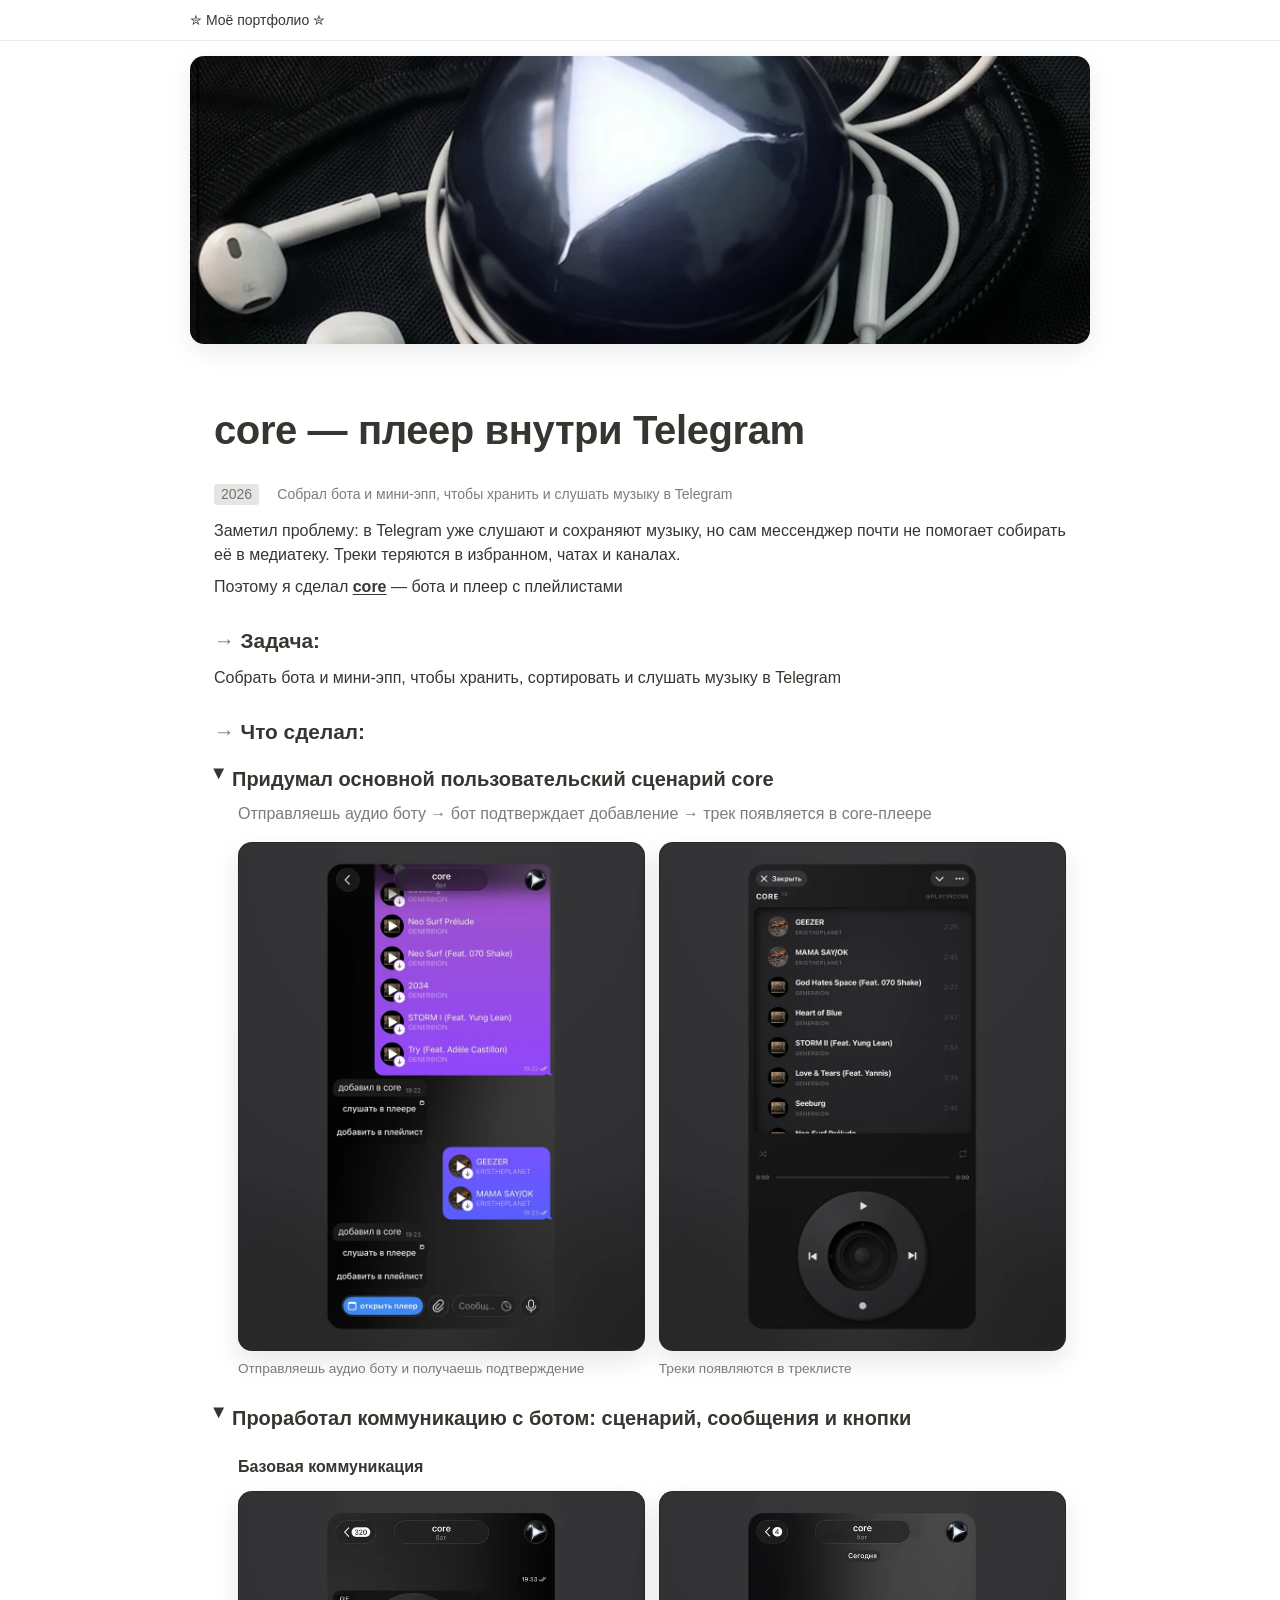
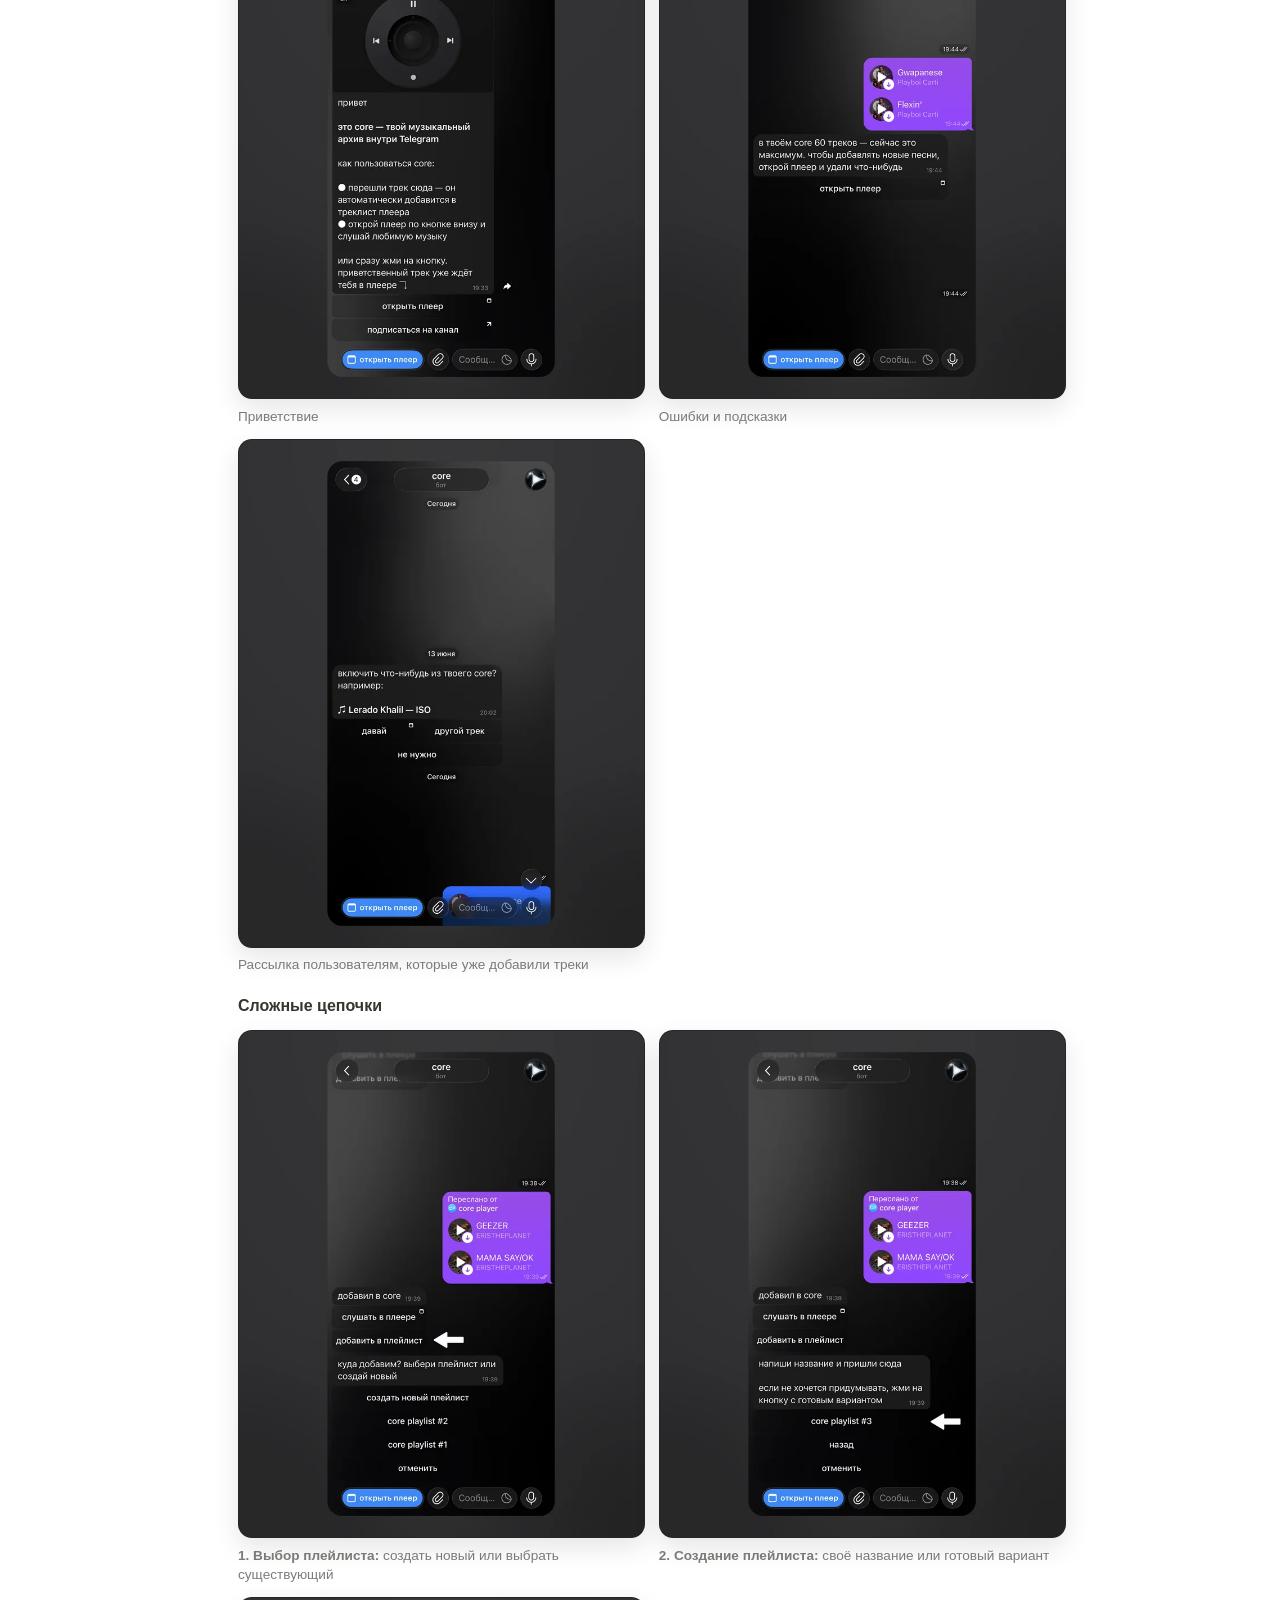
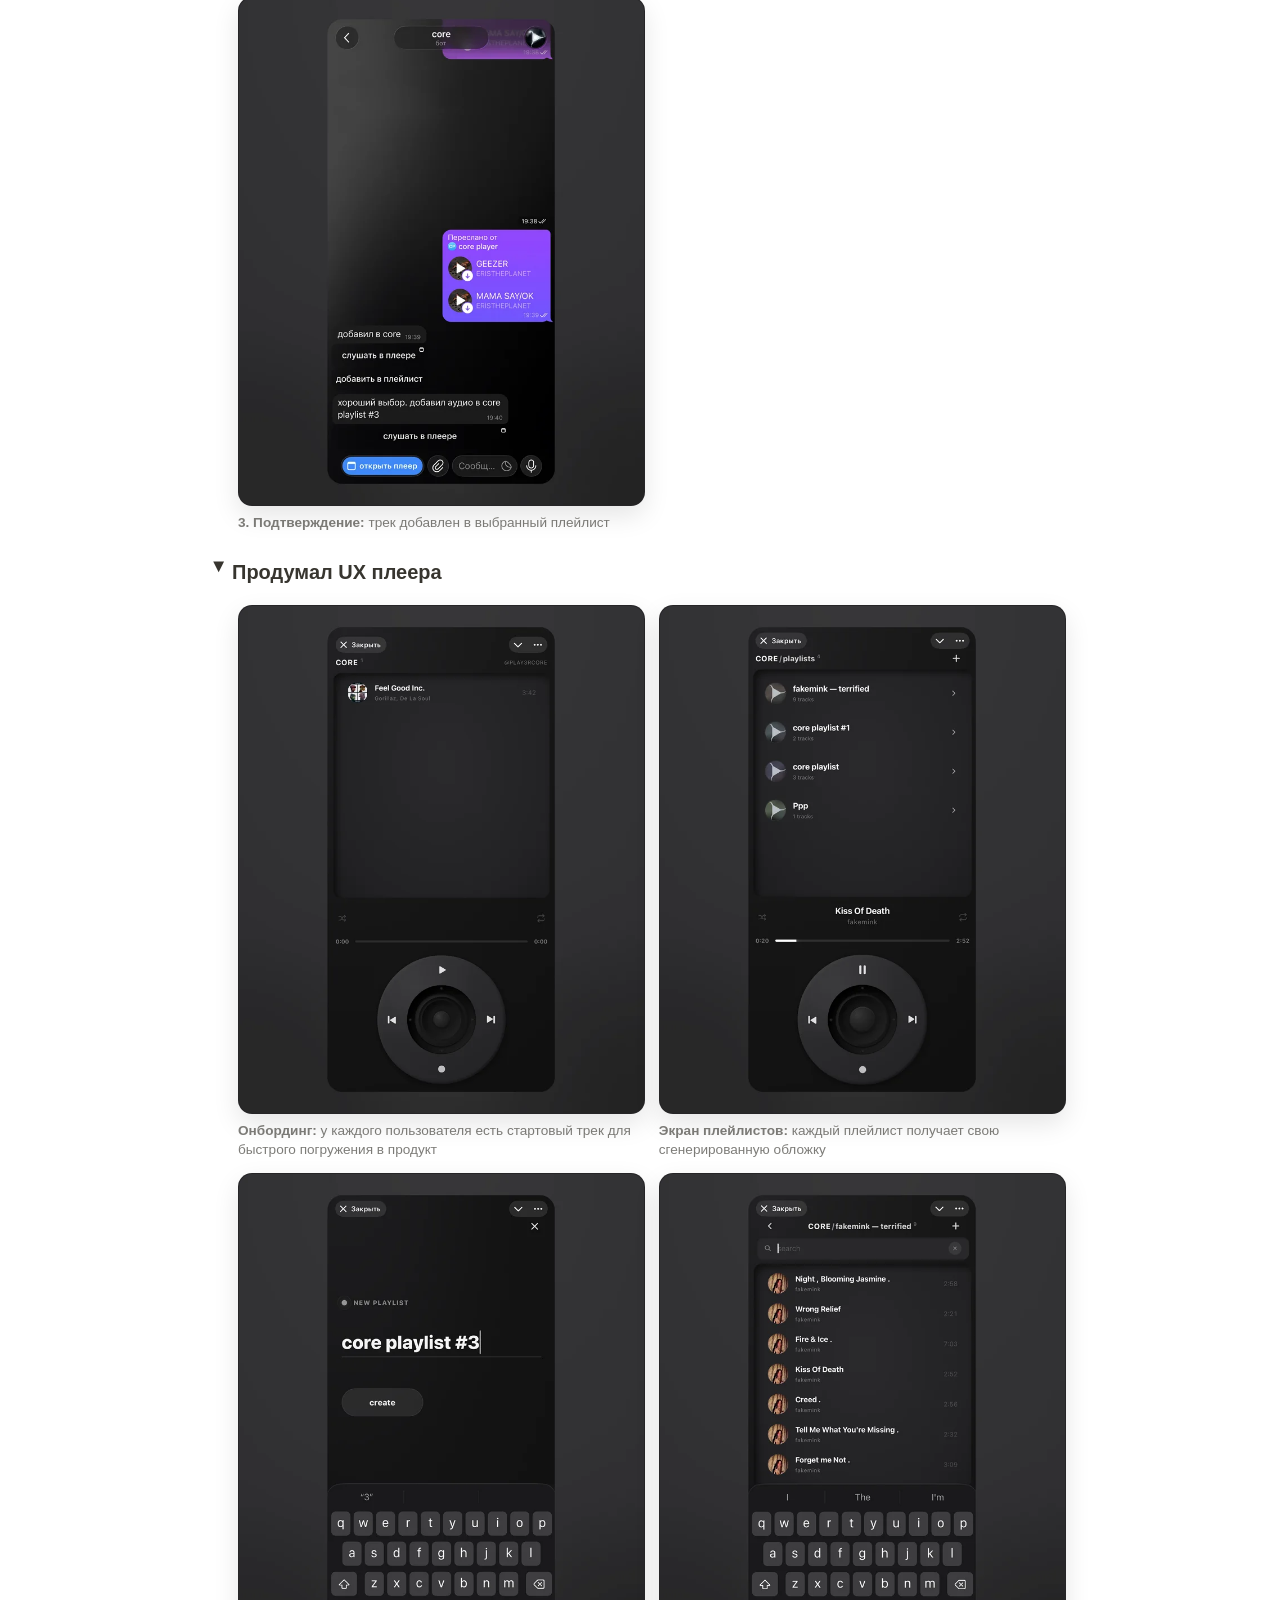
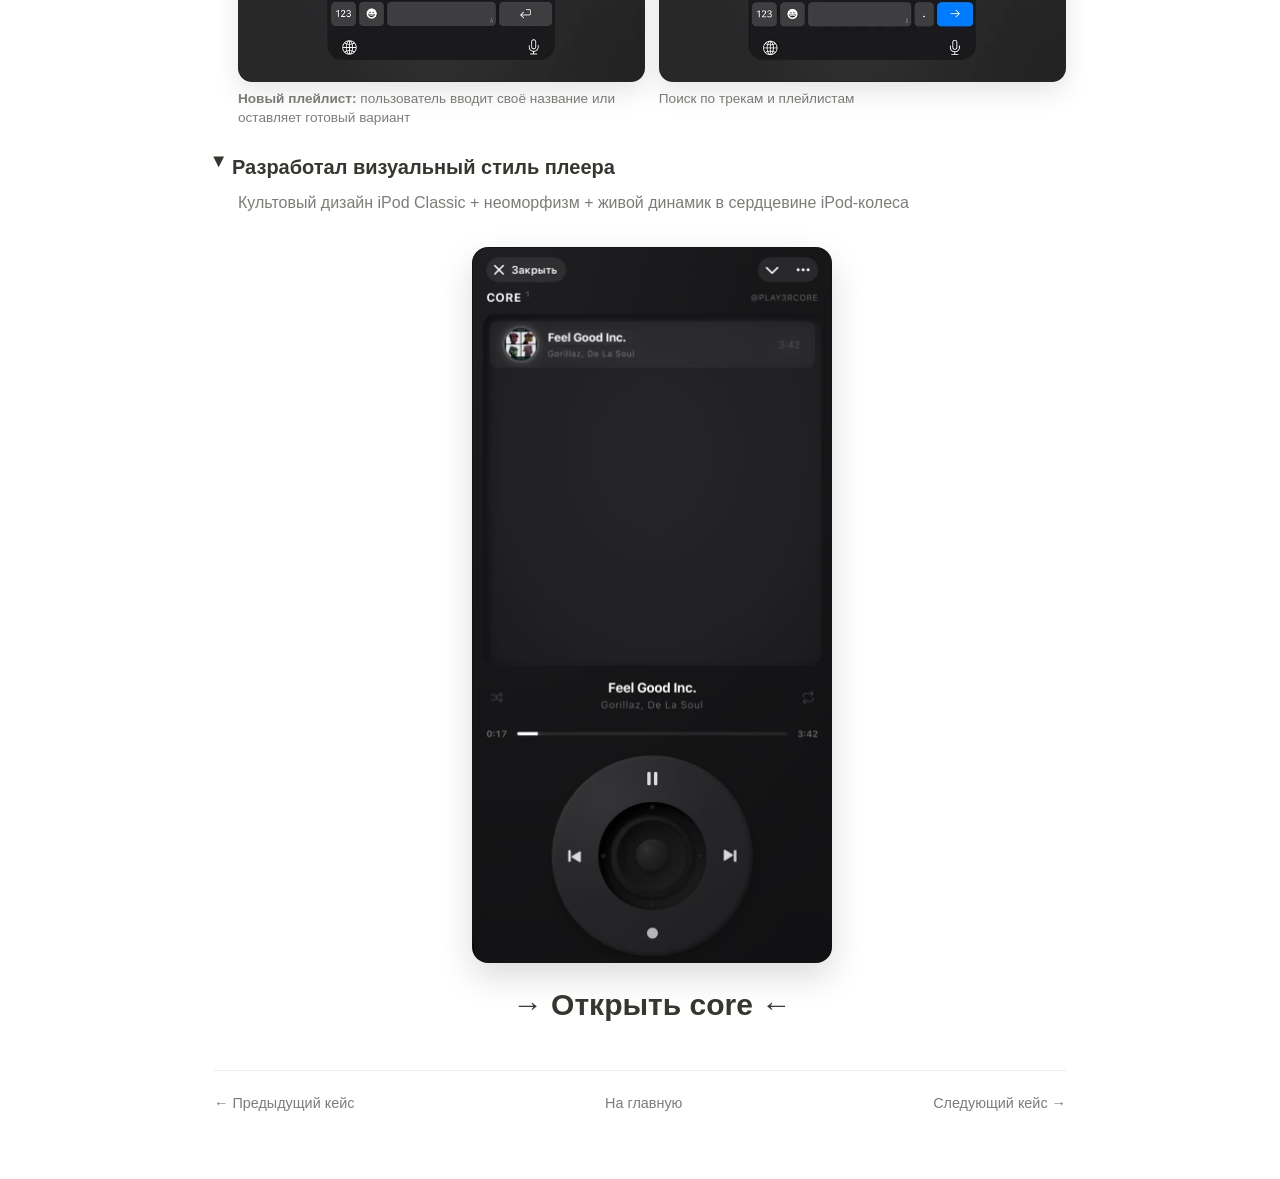
<file: projects/core.html>
<!DOCTYPE html>
<html lang="ru">
<head>
  <meta charset="UTF-8">
  <meta name="viewport" content="width=device-width, initial-scale=1.0">
  <title>core — плеер внутри Telegram — Портфолио Кирилла</title>
  <link rel="stylesheet" href="../css/style.css?v=core-20260622">
</head>
<body>

<header class="site-header">
  <div class="site-header-inner">
    <a href="../index.html" class="site-header-title">✮ Моё портфолио ✮</a>
  </div>
</header>

<img class="page-cover core-page-cover" loading="eager" fetchpriority="high" decoding="async" src="../assets/projects/core/core-hero.webp" alt="core — плеер внутри Telegram">

<div class="page-wrapper">

  <h1 class="page-title">core — плеер внутри Telegram</h1>

  <div class="project-meta">
    <span class="tag tag-gray">2026</span>
    <span>Собрал бота и мини-эпп, чтобы хранить и слушать музыку в Telegram</span>
  </div>

  <p>Заметил проблему: в Telegram уже слушают и сохраняют музыку, но сам мессенджер почти не помогает собирать её в медиатеку. Треки теряются в избранном, чатах и каналах.</p>

  <p>Поэтому я сделал <strong><a href="https://t.me/coreplay3rbot" target="_blank">core</a></strong> — бота и плеер с плейлистами</p>

  <p class="task-label">Задача</p>
  <p class="task-text">Собрать бота и мини-эпп, чтобы хранить, сортировать и слушать музыку в Telegram</p>

  <p class="task-label">Что сделал</p>

  <details class="toggle-h3 core-work-item" open>
    <summary>Придумал основной пользовательский сценарий core</summary>
    <div class="toggle-content">
      <p class="core-work-text">Отправляешь аудио боту → бот подтверждает добавление → трек появляется в core-плеере</p>
      <div class="core-shot-grid core-shot-grid-2">
        <figure>
          <img loading="lazy" decoding="async" src="../assets/projects/core/scenario-1.webp" alt="Аудио отправлено боту core">
          <figcaption>Отправляешь аудио боту и получаешь подтверждение</figcaption>
        </figure>
        <figure>
          <img loading="lazy" decoding="async" src="../assets/projects/core/scenario-2.webp" alt="Треки появились в core-плеере">
          <figcaption>Треки появляются в треклисте</figcaption>
        </figure>
      </div>
    </div>
  </details>

  <details class="toggle-h3 core-work-item" open>
    <summary>Проработал коммуникацию с ботом: сценарий, сообщения и кнопки</summary>
    <div class="toggle-content">
      <p class="core-shot-group-label">Базовая коммуникация</p>
      <div class="core-shot-grid core-shot-grid-3">
        <figure>
          <img loading="lazy" decoding="async" src="../assets/projects/core/bot-welcome.webp" alt="Приветствие в боте core">
          <figcaption>Приветствие</figcaption>
        </figure>
        <figure>
          <img loading="lazy" decoding="async" src="../assets/projects/core/bot-errors.webp" alt="Ошибка и подсказка в боте core">
          <figcaption>Ошибки и подсказки</figcaption>
        </figure>
        <figure>
          <img loading="lazy" decoding="async" src="../assets/projects/core/bot-broadcast.webp" alt="Рассылка пользователям core">
          <figcaption>Рассылка пользователям, которые уже добавили треки</figcaption>
        </figure>
      </div>

      <p class="core-shot-group-label">Сложные цепочки</p>
      <div class="core-shot-grid core-shot-grid-3">
        <figure>
          <img loading="lazy" decoding="async" src="../assets/projects/core/playlist-choice.webp" alt="Выбор плейлиста в боте core">
          <figcaption><strong>1. Выбор плейлиста:</strong> создать новый или выбрать существующий</figcaption>
        </figure>
        <figure>
          <img loading="lazy" decoding="async" src="../assets/projects/core/playlist-create-bot.webp" alt="Создание плейлиста в боте core">
          <figcaption><strong>2. Создание плейлиста:</strong> своё название или готовый вариант</figcaption>
        </figure>
        <figure>
          <img loading="lazy" decoding="async" src="../assets/projects/core/playlist-confirm.webp" alt="Подтверждение добавления трека в плейлист">
          <figcaption><strong>3. Подтверждение:</strong> трек добавлен в выбранный плейлист</figcaption>
        </figure>
      </div>
    </div>
  </details>

  <details class="toggle-h3 core-work-item" open>
    <summary>Продумал UX плеера</summary>
    <div class="toggle-content">
      <div class="core-shot-grid core-shot-grid-2">
        <figure>
          <img loading="lazy" decoding="async" src="../assets/projects/core/ux-onboarding.webp" alt="Стартовый трек в core для нового пользователя">
          <figcaption><strong>Онбординг:</strong> у каждого пользователя есть стартовый трек для быстрого погружения в продукт</figcaption>
        </figure>
        <figure>
          <img loading="lazy" decoding="async" src="../assets/projects/core/ux-playlists.webp" alt="Экран плейлистов в core">
          <figcaption><strong>Экран плейлистов:</strong> каждый плейлист получает свою сгенерированную обложку</figcaption>
        </figure>
        <figure>
          <img loading="lazy" decoding="async" src="../assets/projects/core/ux-new-playlist.webp" alt="Создание нового плейлиста в core">
          <figcaption><strong>Новый плейлист:</strong> пользователь вводит своё название или оставляет готовый вариант</figcaption>
        </figure>
        <figure>
          <img loading="lazy" decoding="async" src="../assets/projects/core/ux-search.webp" alt="Поиск по трекам и плейлистам в core">
          <figcaption>Поиск по трекам и плейлистам</figcaption>
        </figure>
      </div>
    </div>
  </details>

  <details class="toggle-h3 core-work-item" open>
    <summary>Разработал визуальный стиль плеера</summary>
    <div class="toggle-content">
      <p class="core-work-text">Культовый дизайн iPod Classic + неоморфизм + живой динамик в сердцевине iPod-колеса</p>

      <figure class="core-demo-figure">
        <video class="core-demo-video" autoplay muted loop playsinline preload="metadata" poster="../assets/projects/core/core-demo-poster.jpg" aria-label="Демонстрация плеера core">
          <source src="../assets/projects/core/core-demo.mp4" type="video/mp4">
        </video>
        <figcaption class="core-demo-cta-caption">
          <a href="https://t.me/coreplay3rbot" target="_blank">→ Открыть core ←</a>
        </figcaption>
      </figure>
    </div>
  </details>

  <!-- NAV -->
  <nav class="project-nav">
    <a href="yango-404.html">← Предыдущий кейс</a>
    <a href="../index.html">На главную</a>
    <a href="yandex-plus.html">Следующий кейс →</a>
  </nav>

</div>
</body>
</html>
</file>
<file: css/style.css>
/* ===== RESET & BASE ===== */
*, *::before, *::after { box-sizing: border-box; margin: 0; padding: 0; }

:root {
  --text: rgb(55, 53, 47);
  --text-secondary: rgba(55, 53, 47, 0.65);
  --text-light: rgba(55, 53, 47, 0.4);
  --bg: #ffffff;
  --bg-gray: rgba(240, 239, 237, 1);
  --bg-hover: rgba(55, 53, 47, 0.04);
  --border: rgba(55, 53, 47, 0.09);
  --link: inherit;
  --accent-yellow: rgba(209, 156, 0, 0.282);
  --accent-green: rgba(0, 96, 38, 0.156);
  --accent-pink: rgba(183, 0, 78, 0.152);
  --accent-purple: rgba(92, 0, 163, 0.141);
  --accent-gray: rgba(28, 19, 1, 0.11);
  --accent-default: rgba(42, 28, 0, 0.07);
  --max-width: 900px;
  --font-sans: ui-sans-serif, -apple-system, BlinkMacSystemFont, "Segoe UI Variable Display", "Segoe UI", Helvetica, "Apple Color Emoji", Arial, sans-serif;
}

html { -webkit-print-color-adjust: exact; scroll-behavior: smooth; }

body {
  font-family: var(--font-sans);
  color: var(--text);
  background: var(--bg);
  line-height: 1.5;
  -webkit-font-smoothing: antialiased;
  -moz-osx-font-smoothing: grayscale;
}

/* ===== LAYOUT ===== */
.page-wrapper {
  max-width: var(--max-width);
  margin: 0 auto;
  padding: 2em 1.5em 4em;
}

/* ===== TYPOGRAPHY ===== */
h1, h2, h3, h4 {
  letter-spacing: -0.01em;
  line-height: 1.2;
  font-weight: 600;
}

.page-title {
  font-size: 2.5rem;
  font-weight: 700;
  margin-bottom: 0.75em;
}

h1 { font-size: 1.875rem; margin-top: 1.875rem; }
h2 { font-size: 1.5rem; margin-top: 1.5rem; }
h3 { font-size: 1.25rem; margin-top: 1.25rem; }
h4 { font-size: 1rem; margin-top: 1rem; }

p { margin-top: 0.5em; margin-bottom: 0.5em; }

a { color: var(--link); text-decoration: underline; text-underline-offset: 2px; }
a:hover { opacity: 0.7; }

/* ===== COLUMNS ===== */
.column-list {
  display: flex;
  justify-content: space-between;
  gap: 1em;
}

.column { flex: 1; }

@media (max-width: 680px) {
  .column-list { flex-direction: column; }
  .column { width: 100% !important; }
}

/* ===== CALLOUT ===== */
.callout {
  background: var(--bg-gray);
  border-radius: 10px;
  padding: 1rem 1.25rem;
  margin: 1em 0;
}

.callout p { margin: 0.25em 0; }

/* ===== IMAGES ===== */
figure {
  margin: 1.25em 0;
  page-break-inside: avoid;
}

figure img {
  max-width: 100%;
  border-radius: 2px;
}

figcaption {
  opacity: 0.5;
  font-size: 85%;
  margin-top: 0.5em;
}

img { max-width: 100%; height: auto; display: block; }

.intro-avatar-figure {
  width: fit-content;
  margin-left: auto;
  margin-right: 0;
  text-align: center;
}

.intro-avatar-img {
  width: 280px;
  max-width: 100%;
}

@media (max-width: 680px) {
  .intro-avatar-figure {
    margin: 1.25em auto;
  }
}

/* ===== INLINE POPOVERS ===== */
.scientist-popover {
  position: relative;
  display: inline-block;
}

.scientist-popover-trigger {
  appearance: none;
  border: 0;
  padding: 0;
  background: transparent;
  color: inherit;
  font: inherit;
  line-height: inherit;
  text-decoration: underline;
  text-underline-offset: 2px;
  cursor: pointer;
}

.scientist-popover-trigger:hover {
  opacity: 0.7;
}

.scientist-popover-panel {
  position: absolute;
  left: 0;
  top: calc(100% + 0.45em);
  z-index: 20;
  width: min(360px, calc(100vw - 3em));
  padding: 0.35em;
  background: var(--bg);
  border: 1px solid var(--border);
  border-radius: 8px;
  box-shadow: 0 12px 32px rgba(0, 0, 0, 0.16);
}

.scientist-popover-panel[hidden] {
  display: none;
}

.scientist-popover-panel img {
  width: 100%;
  border-radius: 5px;
}

@media (max-width: 680px) {
  .scientist-popover {
    position: static;
  }

  .scientist-popover-panel {
    left: 1em;
    right: 1em;
    top: auto;
    width: auto;
    margin-top: 0.45em;
  }
}

/* ===== LISTS ===== */
ul { padding-inline-start: 1.7em; margin: 0.6em 0; }
ul > li { padding-left: 0.1em; list-style: disc; }

/* ===== TOGGLE / DETAILS ===== */
details {
  margin: 0.5em 0;
  border-radius: 4px;
}

details > summary {
  cursor: pointer;
  padding: 0.4em 0;
  font-weight: 600;
  font-size: 1.25rem;
  list-style: none;
  display: flex;
  align-items: center;
  gap: 0.4em;
  user-select: none;
}

details > summary::-webkit-details-marker { display: none; }

details > summary::before {
  content: '▶';
  font-size: 0.65em;
  transition: transform 0.2s ease;
  display: inline-block;
  flex-shrink: 0;
}

details[open] > summary::before {
  transform: rotate(90deg);
}

details .toggle-content {
  padding-left: 1.5em;
  animation: fadeIn 0.3s ease;
}

@keyframes fadeIn {
  from { opacity: 0; transform: translateY(-4px); }
  to { opacity: 1; transform: translateY(0); }
}

/* ===== RESULT BLOCK ===== */
.result-block {
  background: var(--bg-gray);
  border-radius: 10px;
  padding: 0.75em 1.25em;
  margin: 1em 0;
}

.result-block h1,
.result-block h2 {
  margin-top: 0;
  line-height: 1.4;
}

.result-block .gray-text {
  color: var(--text-secondary);
}

.result-label {
  margin: 0 0 0.35em;
  font-size: 1.25rem;
  font-weight: 700;
  line-height: 1.3;
  letter-spacing: -0.01em;
}

/* ===== TAGS ===== */
.tag {
  display: inline-block;
  padding: 0 0.5em;
  border-radius: 3px;
  font-size: 0.875rem;
  white-space: nowrap;
  margin-right: 0.3em;
}

.tag-yellow { background: var(--accent-yellow); }
.tag-green { background: var(--accent-green); }
.tag-pink { background: var(--accent-pink); }
.tag-purple { background: var(--accent-purple); }
.tag-gray { background: var(--accent-gray); }

/* ===== PROJECT CARDS GALLERY ===== */
.projects-gallery {
  display: grid;
  grid-template-columns: repeat(2, minmax(0, 1fr));
  gap: 1em;
  max-width: 820px;
  margin: 1.5em auto;
}

.project-card {
  border: 1px solid var(--border);
  border-radius: 8px;
  overflow: hidden;
  text-decoration: none;
  color: inherit;
  transition: box-shadow 0.2s ease, transform 0.15s ease;
  display: flex;
  flex-direction: column;
}

.project-card:hover {
  box-shadow: 0 2px 12px rgba(0,0,0,0.08);
  transform: translateY(-2px);
  opacity: 1;
}

.project-card-cover {
  width: 100%;
  aspect-ratio: 4 / 3;
  height: auto;
  object-fit: cover;
}

.project-card-media {
  position: relative;
}

.project-card-year {
  display: inline-flex;
  align-items: center;
  width: fit-content;
  padding: 0.14em 0.58em;
  border-radius: 6px;
  background: rgba(238, 238, 236, 0.92);
  color: rgba(55, 53, 47, 0.9);
  font-size: 0.82rem;
  font-weight: 400;
  line-height: 1.2;
  letter-spacing: 0.01em;
  margin-bottom: 0.35em;
}

.project-card-body {
  padding: 0.75em 1em 1em;
  flex: 1;
  display: flex;
  flex-direction: column;
  gap: 0.3em;
}

.project-card-title {
  font-weight: 600;
  font-size: 0.95rem;
  line-height: 1.3;
}

.project-card-desc {
  font-size: 0.8rem;
  color: var(--text-secondary);
  line-height: 1.4;
}

/* ===== PROJECT PAGE ===== */
.page-cover {
  width: min(calc(100% - 3em), var(--max-width));
  height: clamp(220px, 32vh, 420px);
  margin: 0.9em auto 0;
  object-fit: cover;
  object-position: center;
  border-radius: 14px;
  box-shadow: 0 8px 24px rgba(0, 0, 0, 0.08);
}

.core-page-cover {
  object-position: center;
}

.project-meta {
  display: flex;
  gap: 1em;
  align-items: center;
  margin: 1em 0;
  font-size: 0.875rem;
  color: var(--text-secondary);
}

.promo-banner-grid {
  display: grid;
  grid-template-columns: repeat(2, minmax(0, 1fr));
  gap: 0.75em;
  margin: 1.25em auto 0.5em;
  max-width: 560px;
}

.promo-banner-grid figure {
  margin: 0;
}

.promo-banner-grid img {
  width: 100%;
  border-radius: 10px;
  border: 1px solid var(--border);
  box-shadow: 0 8px 22px rgba(0, 0, 0, 0.08);
}

.profile-error-grid {
  display: grid;
  grid-template-columns: repeat(2, minmax(0, 1fr));
  gap: 0.6em;
  max-width: 460px;
  margin: 0.5em 0 1.1em;
  align-items: start;
}

.profile-error-grid figure {
  margin: 0;
}

.profile-error-grid img {
  width: 100%;
  border-radius: 14px;
  border: 1px solid var(--border);
  box-shadow: 0 8px 22px rgba(0, 0, 0, 0.08);
}

/* ===== NAVIGATION (project pages) ===== */
.project-nav {
  display: flex;
  justify-content: space-between;
  align-items: center;
  margin-top: 3em;
  padding-top: 1.5em;
  border-top: 1px solid var(--border);
  font-size: 0.9rem;
}

.project-nav a {
  text-decoration: none;
  color: var(--text-secondary);
  transition: color 0.2s;
}

.project-nav a:hover {
  color: var(--text);
  opacity: 1;
}

/* ===== ASCII ART ===== */
.ascii-art {
  font-family: "SF Mono", Menlo, Consolas, "DejaVu Sans Mono", monospace;
  white-space: pre;
  line-height: 1.18;
  letter-spacing: 0.01em;
  text-align: center;
  width: fit-content;
  max-width: 100%;
  margin: 2.6em auto 1.2em;
  padding: 0 0.25em;
  font-size: clamp(0.9rem, 1.3vw, 1.15rem);
  color: var(--text-light);
}

/* ===== HEADER BAR ===== */
.site-header {
  position: sticky;
  top: 0;
  z-index: 100;
  background: rgba(255,255,255,0.85);
  backdrop-filter: blur(12px);
  -webkit-backdrop-filter: blur(12px);
  border-bottom: 1px solid var(--border);
  padding: 0.6em 1.5em;
}

.site-header-inner {
  max-width: var(--max-width);
  margin: 0 auto;
  display: flex;
  align-items: center;
  justify-content: space-between;
}

.site-header-title {
  font-size: 0.875rem;
  font-weight: 500;
  text-decoration: none;
  color: var(--text);
}

.site-header-title:hover { opacity: 0.7; }

/* ===== PAGE TRANSITIONS ===== */
.page-wrapper {
  animation: pageIn 0.4s ease;
}

@keyframes pageIn {
  from { opacity: 0; transform: translateY(8px); }
  to { opacity: 1; transform: translateY(0); }
}

/* ===== TASK/LABEL STYLES ===== */
.task-label {
  font-size: 1.3rem;
  font-weight: 700;
  margin-top: 1.25em;
}

.task-label::before {
  content: "→ ";
  color: var(--text-secondary);
  font-weight: 500;
}

.task-label::after {
  content: ":";
}

.task-text {
  margin-top: 0.25em;
}

details.toggle-h3.task-toggle > summary {
  font-size: 1.3rem;
  font-weight: 700;
}

/* ===== LINK BLOCKS (prev/next) ===== */
.link-block {
  display: inline-flex;
  align-items: center;
  gap: 0.3em;
}

/* ===== RESPONSIVE ===== */
@media (max-width: 680px) {
  .page-title { font-size: 1.75rem; }
  h1 { font-size: 1.5rem; }
  h2 { font-size: 1.25rem; }
  h3 { font-size: 1.1rem; }
  .task-label { font-size: 1.15rem; }
  details.toggle-h3.task-toggle > summary { font-size: 1.15rem; }
  .projects-gallery { grid-template-columns: 1fr; }
  .promo-banner-grid {
    grid-template-columns: 1fr;
    max-width: 360px;
    gap: 1em;
  }
  .profile-error-grid {
    grid-template-columns: repeat(2, minmax(0, 1fr));
    max-width: 420px;
    gap: 0.5em;
  }
  .page-wrapper { padding: 1.5em 1em 3em; }
  .ascii-art {
    font-size: clamp(0.62rem, 2.6vw, 0.8rem);
    line-height: 1.12;
  }
  .page-cover {
    width: calc(100% - 2em);
    height: clamp(180px, 25vh, 280px);
    margin-top: 0.6em;
    border-radius: 10px;
  }
}

/* ===== SUMMARY LARGE (for toggle headings) ===== */
details.toggle-h1 > summary { font-size: 1.875rem; }
details.toggle-h2 > summary { font-size: 1.5rem; }
details.toggle-h3 > summary { font-size: 1.25rem; }

/* ===== SUMMARY SUBITEMS (for nested "what I did" points) ===== */
details.toggle-subitem {
  margin: 0.2em 0;
}

details.toggle-subitem > summary {
  font-size: 1rem;
  font-weight: 500;
  padding: 0.25em 0;
}

details.toggle-subitem > summary::before {
  font-size: 0.55em;
  color: var(--text-secondary);
}

details.toggle-subitem .toggle-content {
  padding-left: 1.2em;
}

/* ===== THREE COLUMNS ===== */
.column-list-3 {
  display: flex;
  gap: 1em;
}

.column-list-3 .column {
  width: 33.33%;
}

@media (max-width: 680px) {
  .column-list-3 { flex-direction: column; }
  .column-list-3 .column { width: 100%; }
}

/* ===== CENTERED CTA ===== */
.cta-block {
  text-align: center;
  margin: 2em 0;
}

.cta-block a {
  font-size: 1.875rem;
  font-weight: 600;
  text-decoration: none;
  color: var(--text);
}

.cta-block a:hover { opacity: 0.6; }

/* ===== TELEGRAM GAME CTA ===== */
.gameplay-figure {
  width: min(400px, 100%);
  margin: 2em auto;
  text-align: center;
}

.gameplay-gif {
  width: 100%;
  border-radius: 8px;
}

.gameplay-cta-caption {
  margin-top: 0.55em;
  font-size: 1.875rem;
  font-weight: 600;
  opacity: 1;
}

.gameplay-cta-caption a {
  text-decoration: none;
  color: var(--text);
}

.gameplay-cta-caption a:hover {
  opacity: 0.6;
}

/* ===== CORE CASE STUDY ===== */
.core-work-item {
  margin: 0.35em 0;
}

.core-work-item > summary {
  align-items: flex-start;
  line-height: 1.3;
}

.core-work-text {
  margin: 0.15em 0 1em;
  color: var(--text-secondary);
}

.core-shot-group-label {
  margin: 1em 0 0.55em;
  font-weight: 700;
}

.core-shot-grid {
  display: grid;
  gap: 0.85em;
  margin: 0.75em 0 1.2em;
  align-items: start;
}

.core-shot-grid-2 {
  grid-template-columns: repeat(2, minmax(0, 1fr));
}

.core-shot-grid-3 {
  grid-template-columns: repeat(2, minmax(0, 1fr));
}

.core-shot-grid figure {
  margin: 0;
}

.core-shot-grid img {
  display: block;
  width: 100%;
  border-radius: 14px;
  border: 1px solid var(--border);
  box-shadow: 0 10px 26px rgba(0, 0, 0, 0.1);
  background: #242426;
}

.core-shot-grid figcaption {
  margin-top: 0.55em;
  font-size: 0.85rem;
  line-height: 1.4;
  color: var(--text-secondary);
  opacity: 1;
}

/* ===== CORE DEMO ===== */
.core-demo-figure {
  width: min(360px, 100%);
  margin: 2em auto;
  text-align: center;
}

.core-demo-video {
  display: block;
  width: 100%;
  border-radius: 16px;
  border: 1px solid var(--border);
  box-shadow: 0 14px 34px rgba(0, 0, 0, 0.14);
  background: #111;
}

.core-demo-cta-caption {
  margin-top: 0.65em;
  font-size: 1.875rem;
  font-weight: 600;
  opacity: 1;
}

.core-demo-cta-caption a {
  text-decoration: none;
  color: var(--text);
}

.core-demo-cta-caption a:hover {
  opacity: 0.6;
}

@media (max-width: 680px) {
  .core-work-item .toggle-content {
    padding-left: 0;
  }

  .core-shot-grid,
  .core-shot-grid-2,
  .core-shot-grid-3 {
    grid-template-columns: 1fr;
    max-width: 320px;
    margin-left: auto;
    margin-right: auto;
  }

  .core-shot-group-label {
    max-width: 320px;
    margin-left: auto;
    margin-right: auto;
  }

  .core-demo-figure {
    width: min(300px, 100%);
  }

  .core-demo-cta-caption {
    font-size: 1.5rem;
  }
}
</file>
